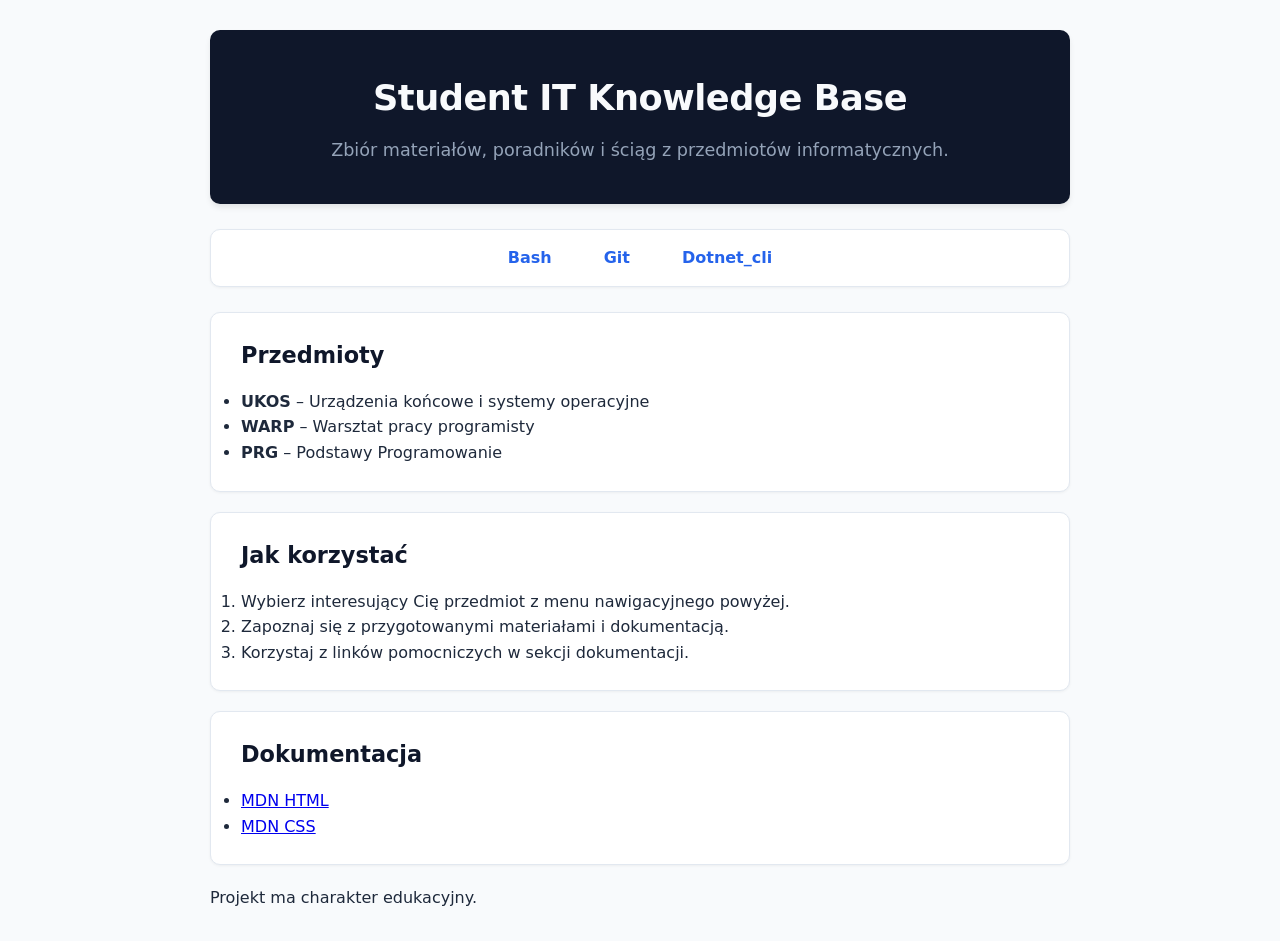
<file: index.html>
<!doctype html>
<html lang="pl">
<head>
    <meta charset="utf-8">
    <meta name="viewport" content="width=device-width, initial-scale=1">
    <link rel="stylesheet" href="style.css">
    <title>Student IT Knowledge Base – Baza Wiedzy</title>
</head>
<body>
    <header>
        <h1>Student IT Knowledge Base</h1>
        <p>Zbiór materiałów, poradników i ściąg z przedmiotów informatycznych.</p>
    </header>

    <nav>
        <ul>
            <li><a href="pages/bash.html">Bash</a></li>
            <li><a href="pages/git.html">Git</a></li>
            <li><a href="pages/dotnet-cli.html">Dotnet_cli</a></li>
        </ul>
    </nav>

    <main>
        <section>
            <h2>Przedmioty</h2>
            <ul>
                <li><strong>UKOS</strong> – Urządzenia końcowe i systemy operacyjne</li>
                <li><strong>WARP</strong> – Warsztat pracy programisty</li>
                <li><strong>PRG</strong> – Podstawy Programowanie </li>
            </ul>
        </section>

        <section>
            <h2>Jak korzystać</h2>
            <ol>
                <li>Wybierz interesujący Cię przedmiot z menu nawigacyjnego powyżej.</li>
                <li>Zapoznaj się z przygotowanymi materiałami i dokumentacją.</li>
                <li>Korzystaj z linków pomocniczych w sekcji dokumentacji.</li>
            </ol>
        </section>

        <section>
            <h2>Dokumentacja</h2>
            <ul>
                <li><a href="https://developer.mozilla.org/pl/docs/Web/HTML" target="_blank" rel="noopener noreferrer">MDN HTML</a></li>
                <li><a href="https://developer.mozilla.org/pl/docs/Web/CSS" target="_blank" rel="noopener noreferrer">MDN CSS</a></li>
            </ul>
        </section>
    </main>

    <footer>
        <p>Projekt ma charakter edukacyjny.</p>
    </footer>
</body>
</html>
</file>
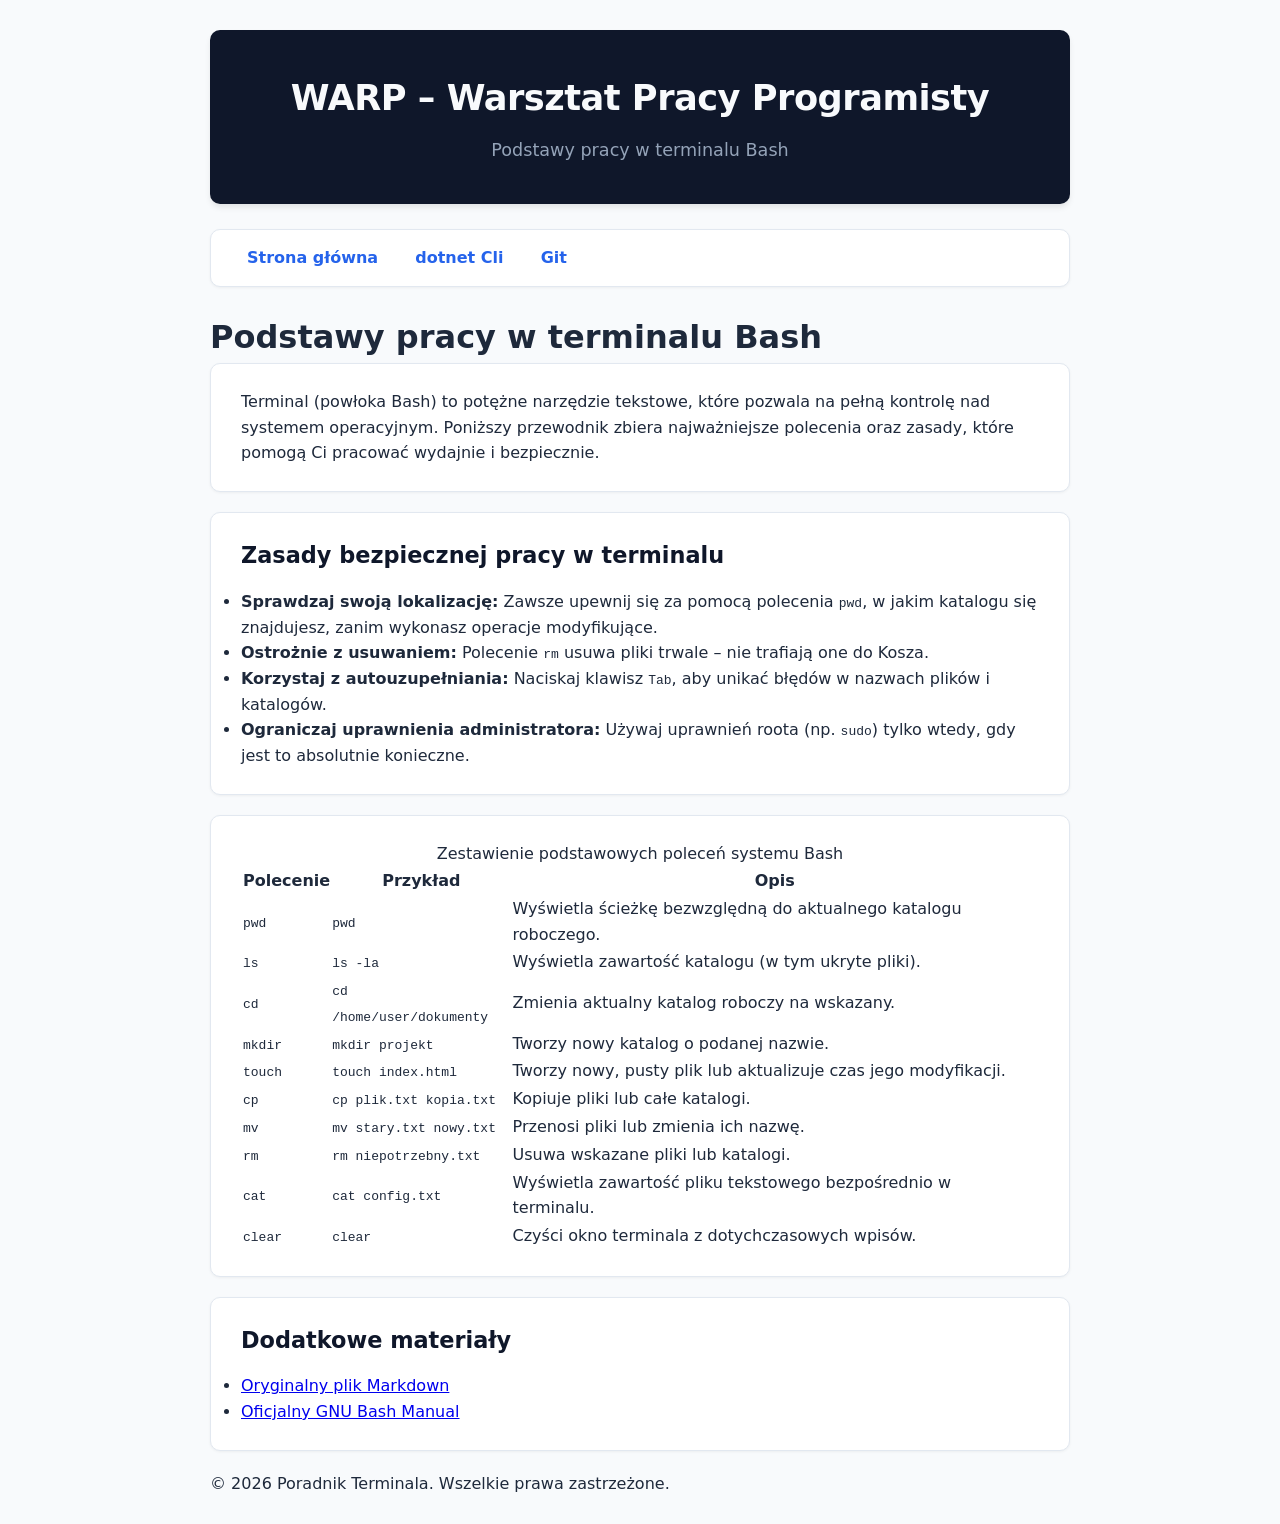
<file: pages/bash.html>
<!DOCTYPE html>
<html lang="pl">
<head>
    <meta charset="UTF-8">
    <meta name="viewport" content="width=device-width, initial-scale=1.0">
    <title>Podstawy pracy w terminalu Bash</title>
    <link rel="stylesheet" href="../style.css">
</head>
<body>
    <header>
        <h1>WARP – Warsztat Pracy Programisty</h1>
        <p>Podstawy pracy w terminalu Bash</p>
    </header>
    <nav>
            <a href="../index.html">Strona główna</a>
            <a href="dotnet-cli.html">dotnet Cli</a>
            <a href="git.html">Git</a>
        </nav>

    <main>
        <h1>Podstawy pracy w terminalu Bash</h1>
        
        <section>
            <p>Terminal (powłoka Bash) to potężne narzędzie tekstowe, które pozwala na pełną kontrolę nad systemem operacyjnym. Poniższy przewodnik zbiera najważniejsze polecenia oraz zasady, które pomogą Ci pracować wydajnie i bezpiecznie.</p>
        </section>

        <section>
            <h2>Zasady bezpiecznej pracy w terminalu</h2>
            <ul>
                <li><strong>Sprawdzaj swoją lokalizację:</strong> Zawsze upewnij się za pomocą polecenia <code>pwd</code>, w jakim katalogu się znajdujesz, zanim wykonasz operacje modyfikujące.</li>
                <li><strong>Ostrożnie z usuwaniem:</strong> Polecenie <code>rm</code> usuwa pliki trwale – nie trafiają one do Kosza.</li>
                <li><strong>Korzystaj z autouzupełniania:</strong> Naciskaj klawisz <code>Tab</code>, aby unikać błędów w nazwach plików i katalogów.</li>
                <li><strong>Ograniczaj uprawnienia administratora:</strong> Używaj uprawnień roota (np. <code>sudo</code>) tylko wtedy, gdy jest to absolutnie konieczne.</li>
            </ul>
        </section>

        <section >
            <table>
                <caption>Zestawienie podstawowych poleceń systemu Bash</caption>
                <thead>
                    <tr>
                        <th>Polecenie</th>
                        <th>Przykład</th>
                        <th>Opis</th>
                    </tr>
                </thead>
                <tbody>
                    <tr>
                        <td><code>pwd</code></td>
                        <td><code>pwd</code></td>
                        <td>Wyświetla ścieżkę bezwzględną do aktualnego katalogu roboczego.</td>
                    </tr>
                    <tr>
                        <td><code>ls</code></td>
                        <td><code>ls -la</code></td>
                        <td>Wyświetla zawartość katalogu (w tym ukryte pliki).</td>
                    </tr>
                    <tr>
                        <td><code>cd</code></td>
                        <td><code>cd /home/user/dokumenty</code></td>
                        <td>Zmienia aktualny katalog roboczy na wskazany.</td>
                    </tr>
                    <tr>
                        <td><code>mkdir</code></td>
                        <td><code>mkdir projekt</code></td>
                        <td>Tworzy nowy katalog o podanej nazwie.</td>
                    </tr>
                    <tr>
                        <td><code>touch</code></td>
                        <td><code>touch index.html</code></td>
                        <td>Tworzy nowy, pusty plik lub aktualizuje czas jego modyfikacji.</td>
                    </tr>
                    <tr>
                        <td><code>cp</code></td>
                        <td><code>cp plik.txt kopia.txt</code></td>
                        <td>Kopiuje pliki lub całe katalogi.</td>
                    </tr>
                    <tr>
                        <td><code>mv</code></td>
                        <td><code>mv stary.txt nowy.txt</code></td>
                        <td>Przenosi pliki lub zmienia ich nazwę.</td>
                    </tr>
                    <tr>
                        <td><code>rm</code></td>
                        <td><code>rm niepotrzebny.txt</code></td>
                        <td>Usuwa wskazane pliki lub katalogi.</td>
                    </tr>
                    <tr>
                        <td><code>cat</code></td>
                        <td><code>cat config.txt</code></td>
                        <td>Wyświetla zawartość pliku tekstowego bezpośrednio w terminalu.</td>
                    </tr>
                    <tr>
                        <td><code>clear</code></td>
                        <td><code>clear</code></td>
                        <td>Czyści okno terminala z dotychczasowych wpisów.</td>
                    </tr>
                </tbody>
            </table>
        </section>

        <section>
            <h2>Dodatkowe materiały</h2>
            <ul>
                <li><a href="../docs/ukos/bash.md">Oryginalny plik Markdown</a></li>
                <li><a href="https://www.gnu.org/software/bash/manual/bash.html" target="_blank" rel="noopener noreferrer">Oficjalny GNU Bash Manual</a></li>
            </ul>
        </section>
    </main>

    <footer>
        <p>&copy; 2026 Poradnik Terminala. Wszelkie prawa zastrzeżone.</p>
    </footer>
</body>
</html>
</file>
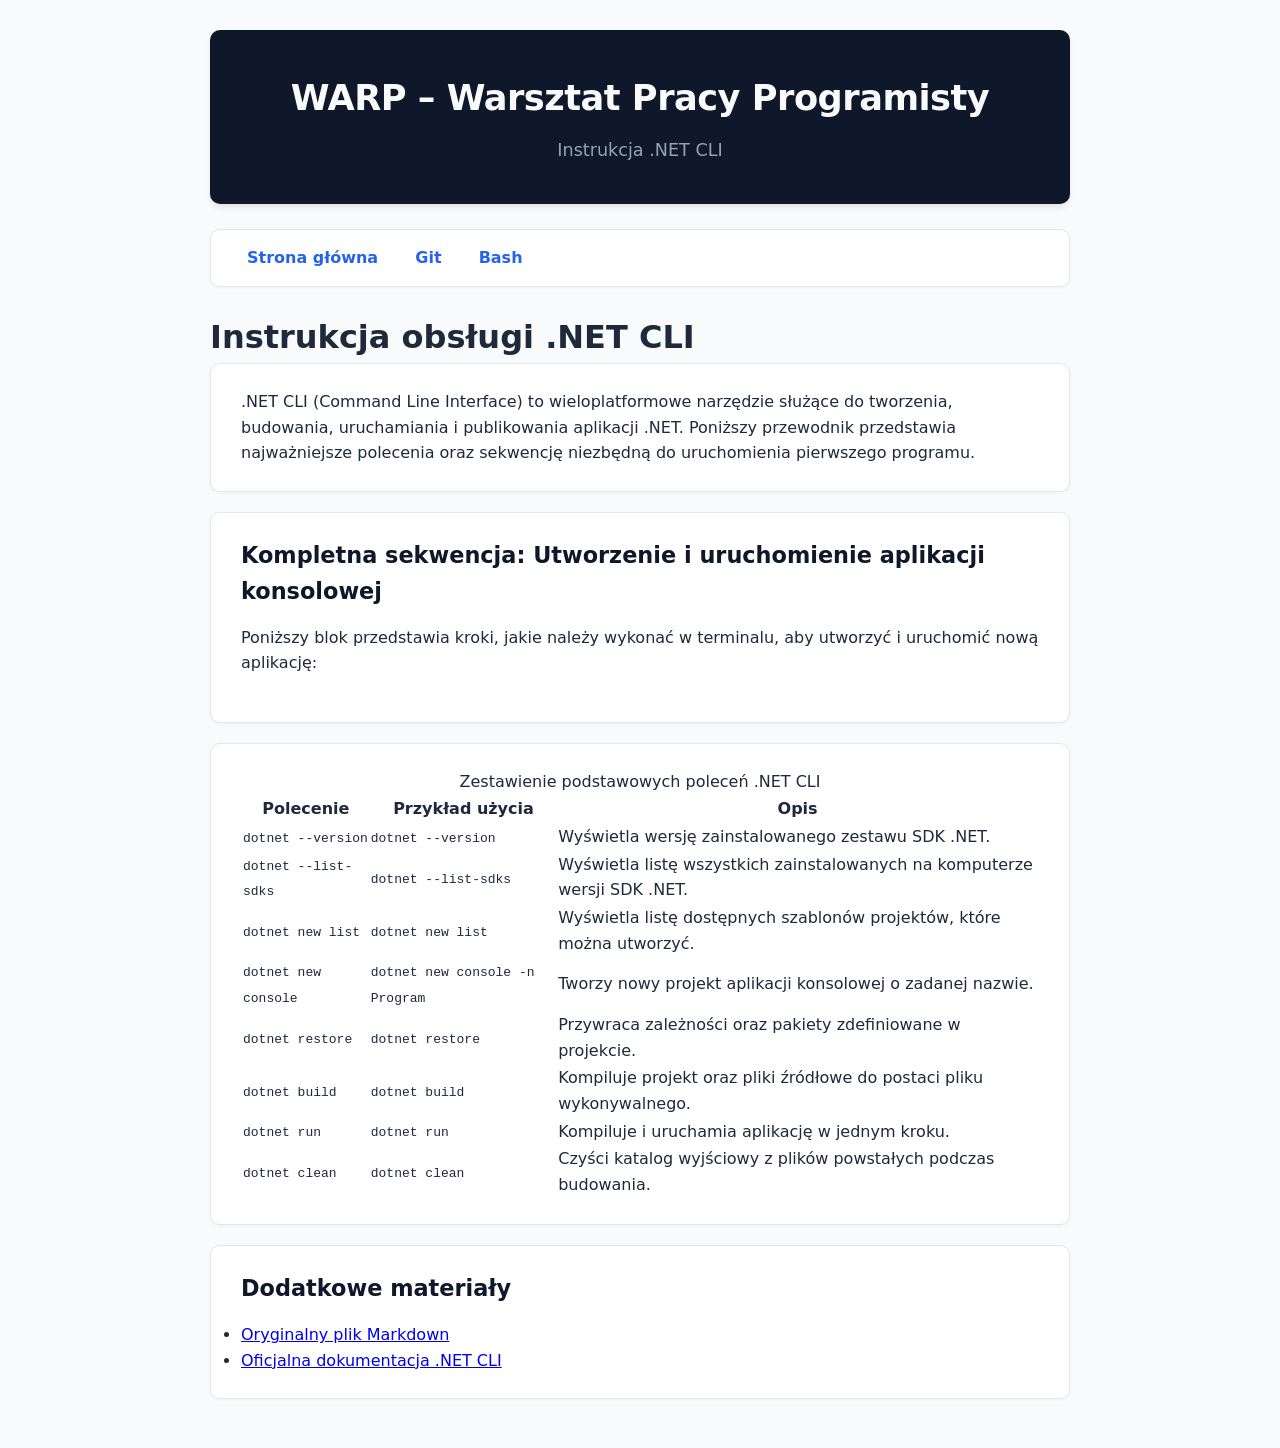
<file: pages/dotnet-cli.html>
<!DOCTYPE html>
<html lang="pl">
<head>
    <meta charset="UTF-8">
    <meta name="viewport" content="width=device-width, initial-scale=1.0">
    <title>Instrukcja .NET CLI</title>
    <link rel="stylesheet" href="../style.css">
</head>
<body>
       <header>
        <h1>WARP – Warsztat Pracy Programisty</h1>
        <p>Instrukcja .NET CLI</p>
    </header>
        <nav>
            <a href="../index.html">Strona główna</a>
            <a href="git.html">Git</a>
            <a href="bash.html">Bash</a>
        </nav>

    <main>
        <h1>Instrukcja obsługi .NET CLI</h1>
        
        <section>
            <p>.NET CLI (Command Line Interface) to wieloplatformowe narzędzie służące do tworzenia, budowania, uruchamiania i publikowania aplikacji .NET. Poniższy przewodnik przedstawia najważniejsze polecenia oraz sekwencję niezbędną do uruchomienia pierwszego programu.</p>
        </section>

        <section class="sequence-section">
            <h2>Kompletna sekwencja: Utworzenie i uruchomienie aplikacji konsolowej</h2>
            <p>Poniższy blok przedstawia kroki, jakie należy wykonać w terminalu, aby utworzyć i uruchomić nową aplikację:</p>
            <pre class="code-block"><code>
</code></pre>
        </section>

        <section>
            <table>
                <caption>Zestawienie podstawowych poleceń .NET CLI</caption>
                <thead>
                    <tr>
                        <th>Polecenie</th>
                        <th>Przykład użycia</th>
                        <th>Opis</th>
                    </tr>
                </thead>
                <tbody>
                    <tr>
                        <td><code>dotnet --version</code></td>
                        <td><code>dotnet --version</code></td>
                        <td>Wyświetla wersję zainstalowanego zestawu SDK .NET.</td>
                    </tr>
                    <tr>
                        <td><code>dotnet --list-sdks</code></td>
                        <td><code>dotnet --list-sdks</code></td>
                        <td>Wyświetla listę wszystkich zainstalowanych na komputerze wersji SDK .NET.</td>
                    </tr>
                    <tr>
                        <td><code>dotnet new list</code></td>
                        <td><code>dotnet new list</code></td>
                        <td>Wyświetla listę dostępnych szablonów projektów, które można utworzyć.</td>
                    </tr>
                    <tr>
                        <td><code>dotnet new console</code></td>
                        <td><code>dotnet new console -n Program</code></td>
                        <td>Tworzy nowy projekt aplikacji konsolowej o zadanej nazwie.</td>
                    </tr>
                    <tr>
                        <td><code>dotnet restore</code></td>
                        <td><code>dotnet restore</code></td>
                        <td>Przywraca zależności oraz pakiety zdefiniowane w projekcie.</td>
                    </tr>
                    <tr>
                        <td><code>dotnet build</code></td>
                        <td><code>dotnet build</code></td>
                        <td>Kompiluje projekt oraz pliki źródłowe do postaci pliku wykonywalnego.</td>
                    </tr>
                    <tr>
                        <td><code>dotnet run</code></td>
                        <td><code>dotnet run</code></td>
                        <td>Kompiluje i uruchamia aplikację w jednym kroku.</td>
                    </tr>
                    <tr>
                        <td><code>dotnet clean</code></td>
                        <td><code>dotnet clean</code></td>
                        <td>Czyści katalog wyjściowy z plików powstałych podczas budowania.</td>
                    </tr>
                </tbody>
            </table>
        </section>

        <section>
            <h2>Dodatkowe materiały</h2>
            <ul>
                <li><a href="../docs/prg1/dotnet-cli.md">Oryginalny plik Markdown</a></li>
                <li><a href="https://learn.microsoft.com/en-us/dotnet/core/tools/" target="_blank" rel="noopener noreferrer">Oficjalna dokumentacja .NET CLI</a></li>
            </ul>
        </section>
    </main>

    <footer>
    </footer>
</body>
</html>
</file>
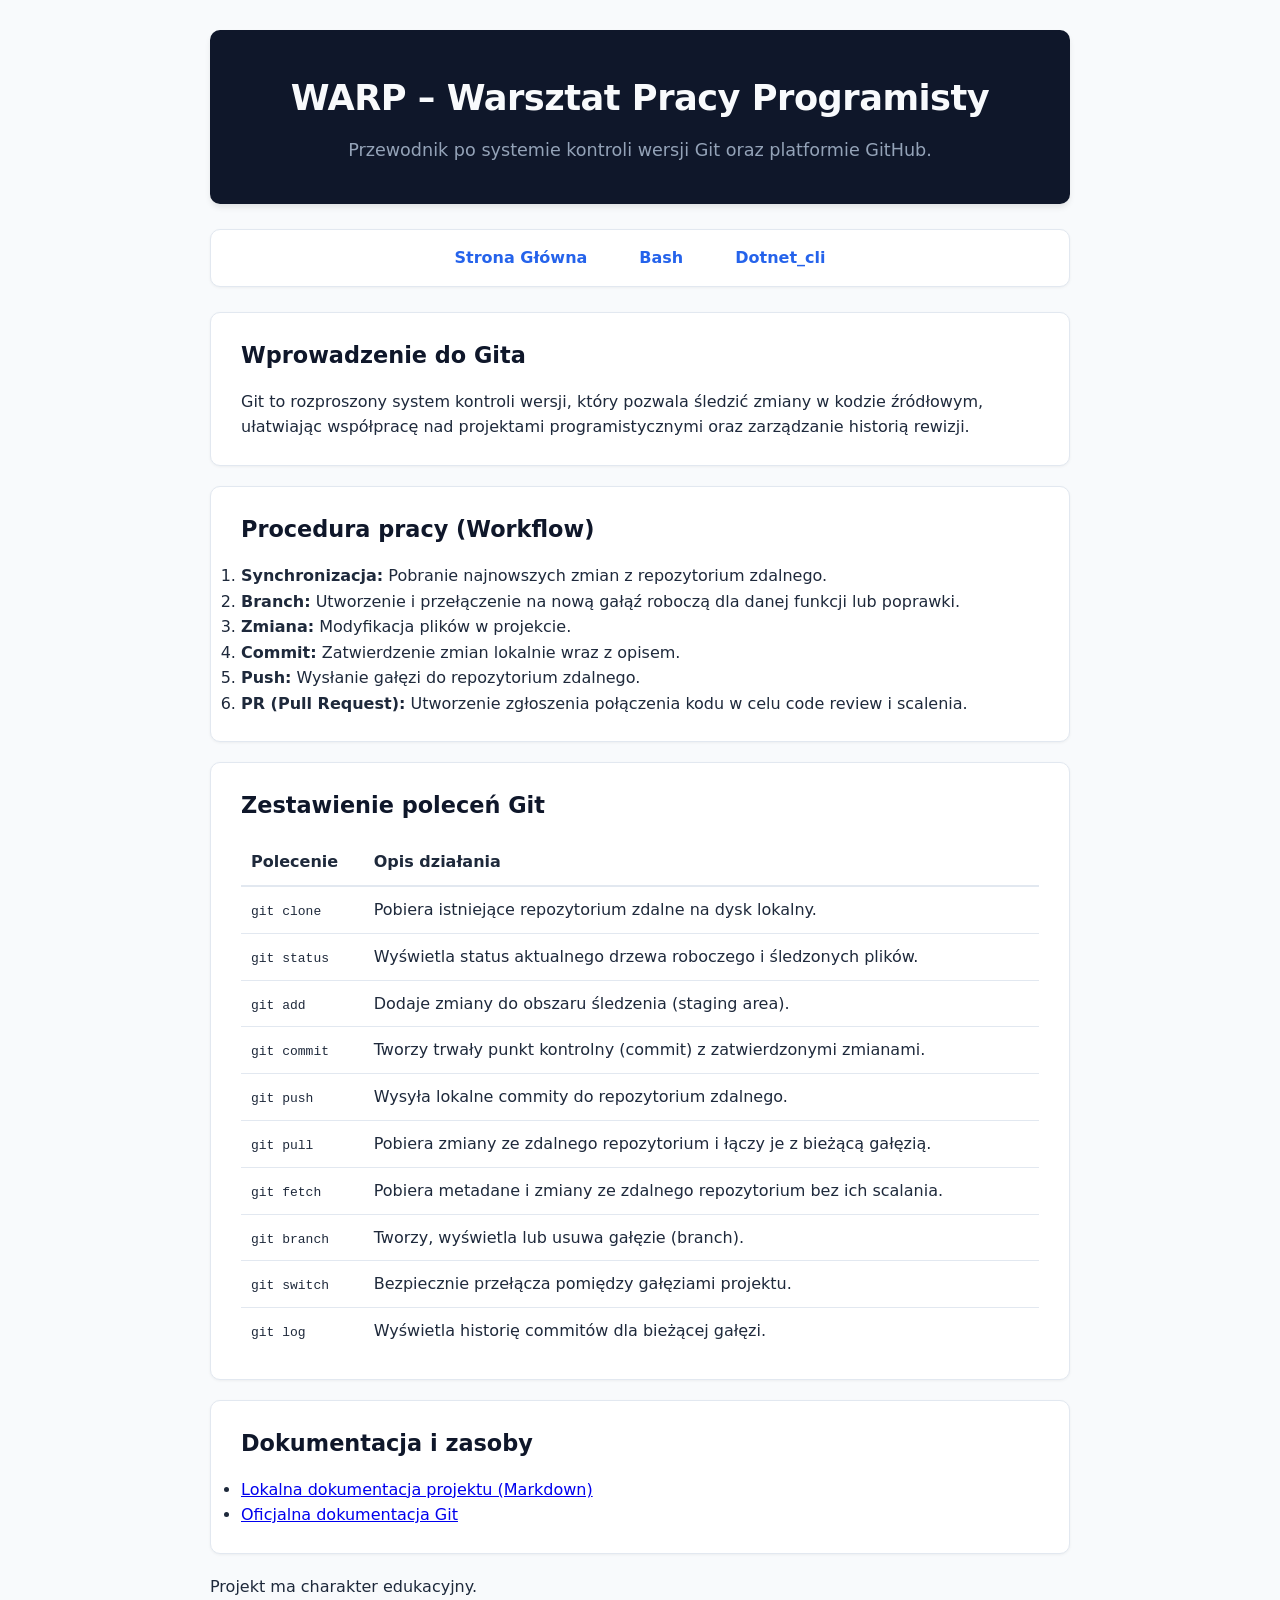
<file: pages/git.html>
<!doctype html>
<html lang="pl">
<head>
    <meta charset="utf-8">
    <meta name="viewport" content="width=device-width, initial-scale=1">
    <link rel="stylesheet" href="../style.css">
    <title>WARP – Git i GitHub | Baza Wiedzy</title>
</head>
<body>
    <header>
        <h1>WARP – Warsztat Pracy Programisty</h1>
        <p>Przewodnik po systemie kontroli wersji Git oraz platformie GitHub.</p>
    </header>

    <nav>
        <ul>
            <li><a href="../index.html">Strona Główna</a></li>
            <li><a href="bash.html">Bash</a></li>
            <li><a href="dotnet-cli.html">Dotnet_cli</a></li>
        </ul>
    </nav>

    <main>
        <section>
            <h2>Wprowadzenie do Gita</h2>
            <p>Git to rozproszony system kontroli wersji, który pozwala śledzić zmiany w kodzie źródłowym, ułatwiając współpracę nad projektami programistycznymi oraz zarządzanie historią rewizji.</p>
        </section>

        <section>
            <h2>Procedura pracy (Workflow)</h2>
            <ol>
                <li><strong>Synchronizacja:</strong> Pobranie najnowszych zmian z repozytorium zdalnego.</li>
                <li><strong>Branch:</strong> Utworzenie i przełączenie na nową gałąź roboczą dla danej funkcji lub poprawki.</li>
                <li><strong>Zmiana:</strong> Modyfikacja plików w projekcie.</li>
                <li><strong>Commit:</strong> Zatwierdzenie zmian lokalnie wraz z opisem.</li>
                <li><strong>Push:</strong> Wysłanie gałęzi do repozytorium zdalnego.</li>
                <li><strong>PR (Pull Request):</strong> Utworzenie zgłoszenia połączenia kodu w celu code review i scalenia.</li>
            </ol>
        </section>

        <section>
            <h2>Zestawienie poleceń Git</h2>
            <table style="width: 100%; border-collapse: collapse; margin-top: 10px;">
                <thead>
                    <tr style="border-bottom: 2px solid #e2e8f0; text-align: left;">
                        <th style="padding: 10px;">Polecenie</th>
                        <th style="padding: 10px;">Opis działania</th>
                    </tr>
                </thead>
                <tbody>
                    <tr style="border-bottom: 1px solid #e2e8f0;">
                        <td style="padding: 10px;"><code>git clone</code></td>
                        <td style="padding: 10px;">Pobiera istniejące repozytorium zdalne na dysk lokalny.</td>
                    </tr>
                    <tr style="border-bottom: 1px solid #e2e8f0;">
                        <td style="padding: 10px;"><code>git status</code></td>
                        <td style="padding: 10px;">Wyświetla status aktualnego drzewa roboczego i śledzonych plików.</td>
                    </tr>
                    <tr style="border-bottom: 1px solid #e2e8f0;">
                        <td style="padding: 10px;"><code>git add</code></td>
                        <td style="padding: 10px;">Dodaje zmiany do obszaru śledzenia (staging area).</td>
                    </tr>
                    <tr style="border-bottom: 1px solid #e2e8f0;">
                        <td style="padding: 10px;"><code>git commit</code></td>
                        <td style="padding: 10px;">Tworzy trwały punkt kontrolny (commit) z zatwierdzonymi zmianami.</td>
                    </tr>
                    <tr style="border-bottom: 1px solid #e2e8f0;">
                        <td style="padding: 10px;"><code>git push</code></td>
                        <td style="padding: 10px;">Wysyła lokalne commity do repozytorium zdalnego.</td>
                    </tr>
                    <tr style="border-bottom: 1px solid #e2e8f0;">
                        <td style="padding: 10px;"><code>git pull</code></td>
                        <td style="padding: 10px;">Pobiera zmiany ze zdalnego repozytorium i łączy je z bieżącą gałęzią.</td>
                    </tr>
                    <tr style="border-bottom: 1px solid #e2e8f0;">
                        <td style="padding: 10px;"><code>git fetch</code></td>
                        <td style="padding: 10px;">Pobiera metadane i zmiany ze zdalnego repozytorium bez ich scalania.</td>
                    </tr>
                    <tr style="border-bottom: 1px solid #e2e8f0;">
                        <td style="padding: 10px;"><code>git branch</code></td>
                        <td style="padding: 10px;">Tworzy, wyświetla lub usuwa gałęzie (branch).</td>
                    </tr>
                    <tr style="border-bottom: 1px solid #e2e8f0;">
                        <td style="padding: 10px;"><code>git switch</code></td>
                        <td style="padding: 10px;">Bezpiecznie przełącza pomiędzy gałęziami projektu.</td>
                    </tr>
                    <tr>
                        <td style="padding: 10px;"><code>git log</code></td>
                        <td style="padding: 10px;">Wyświetla historię commitów dla bieżącej gałęzi.</td>
                    </tr>
                </tbody>
            </table>
        </section>

        <section>
            <h2>Dokumentacja i zasoby</h2>
            <ul>
                <li><a href="../docs/warp/git.md">Lokalna dokumentacja projektu (Markdown)</a></li>
                <li><a href="https://git-scm.com/doc" target="_blank" rel="noopener noreferrer">Oficjalna dokumentacja Git</a></li>
            </ul>
        </section>
    </main>

    <footer>
        <p>Projekt ma charakter edukacyjny.</p>
    </footer>
</body>
</html>
</file>
<file: style.css>
:root {
    --primary: #2563eb;
    --primary-hover: #1d4ed8;
    --bg-color: #f8fafc;
    --card-bg: #ffffff;
    --text-main: #1e293b;
    --text-muted: #64748b;
    --border-color: #e2e8f0;
    --header-bg: #0f172a;
    --header-text: #f8fafc;
    --radius: 10px;
}

* {
    box-sizing: border-box;
    margin: 0;
    padding: 0;
}

body {
    font-family: system-ui, -apple-system, BlinkMacSystemFont, 'Segoe UI', Roboto, Oxygen, Ubuntu, Cantarell, sans-serif;
    background-color: var(--bg-color);
    color: var(--text-main);
    line-height: 1.6;
    max-width: 900px;
    margin: 0 auto;
    padding: 30px 20px;
}

header {
    background-color: var(--header-bg);
    color: var(--header-text);
    padding: 40px 30px;
    border-radius: var(--radius);
    text-align: center;
    margin-bottom: 25px;
    box-shadow: 0 4px 6px -1px rgba(0, 0, 0, 0.1);
}

header h1 {
    font-size: 2.2rem;
    margin-bottom: 10px;
    letter-spacing: -0.5px;
}

header p {
    color: #94a3b8;
    font-size: 1.1rem;
}

nav {
    background-color: var(--card-bg);
    border: 1px solid var(--border-color);
    border-radius: var(--radius);
    padding: 15px 20px;
    margin-bottom: 25px;
    box-shadow: 0 1px 3px rgba(0, 0, 0, 0.05);
}

nav ul {
    list-style: none;
    display: flex;
    justify-content: center;
    gap: 20px;
    flex-wrap: wrap;
}

nav a {
    text-decoration: none;
    color: var(--primary);
    font-weight: 600;
    padding: 8px 16px;
    border-radius: 6px;
    transition: background-color 0.2s ease, color 0.2s ease;
}

nav a:hover {
    background-color: #eff6ff;
    color: var(--primary-hover);
}

main section {
    background-color: var(--card-bg);
    border: 1px solid var(--border-color);
    border-radius: var(--radius);
    padding: 25px 30px;
    margin-bottom: 20px;
    box-shadow: 0 1px 3px rgba(0, 0, 0, 0.05);
    transition: transform 0.2s ease, box-shadow 0.2s ease;
}

main section:hover {
    box-shadow: 0 4px 12px rgba(0, 0, 0, 0.05);
}

h2 {
    font-size: 1.4rem;
    color: var(--header-bg);
    margin-bottom: 15px
}
</file>
